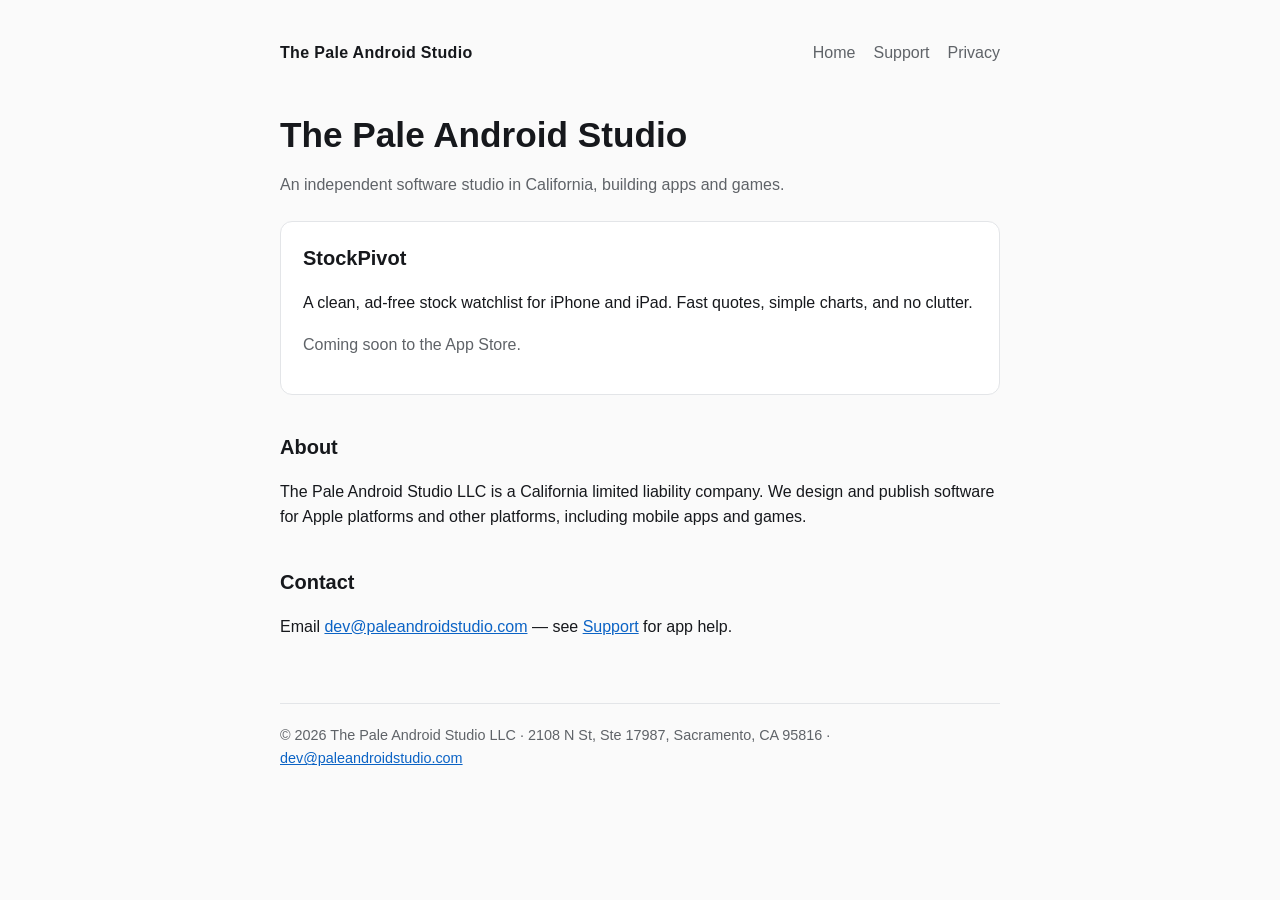
<file: index.html>
<!doctype html><html lang="en"><head><meta charset="utf-8"><meta name="viewport" content="width=device-width,initial-scale=1">
<title>The Pale Android Studio</title><meta name="description" content="The Pale Android Studio LLC is an independent software studio making apps and games."><link rel="stylesheet" href="/style.css"></head><body><div class="wrap">
<header><a class="brand" href="/">The Pale Android Studio</a><nav><a href="/">Home</a><a href="/support">Support</a><a href="/privacy">Privacy</a></nav></header>
<h1>The Pale Android Studio</h1>
<p class="muted">An independent software studio in California, building apps and games.</p>
<div class="card"><h2 style="margin-top:0">StockPivot</h2>
<p>A clean, ad-free stock watchlist for iPhone and iPad. Fast quotes, simple charts, and no clutter.</p>
<p class="muted">Coming soon to the App Store.</p></div>
<h2>About</h2>
<p>The Pale Android Studio LLC is a California limited liability company. We design and publish software for Apple platforms and other platforms, including mobile apps and games.</p>
<h2>Contact</h2>
<p>Email <a href="mailto:dev@paleandroidstudio.com">dev@paleandroidstudio.com</a> &mdash; see <a href="/support">Support</a> for app help.</p>
<footer>&copy; 2026 The Pale Android Studio LLC &middot; 2108 N St, Ste 17987, Sacramento, CA 95816 &middot; <a href="mailto:dev@paleandroidstudio.com">dev@paleandroidstudio.com</a></footer></div></body></html>
</file>
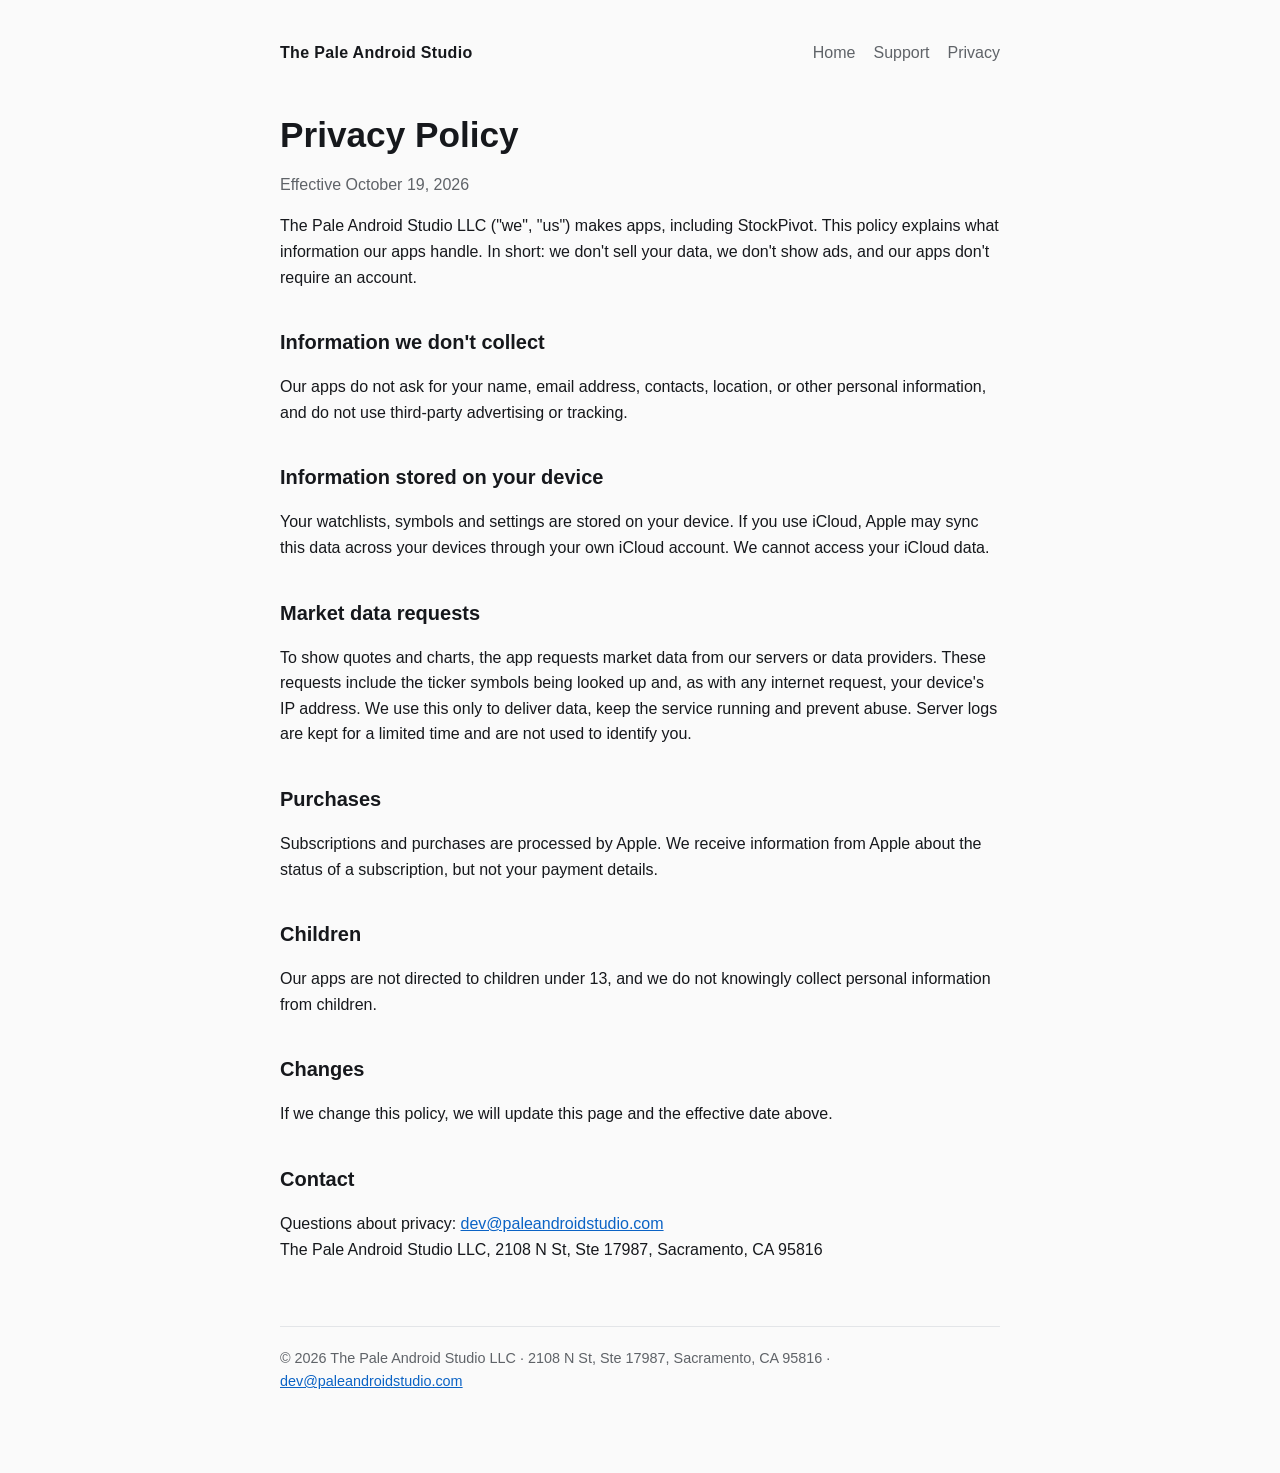
<file: privacy.html>
<!doctype html><html lang="en"><head><meta charset="utf-8"><meta name="viewport" content="width=device-width,initial-scale=1">
<title>Privacy Policy · The Pale Android Studio</title><meta name="description" content="Privacy policy for The Pale Android Studio LLC and its apps."><link rel="stylesheet" href="/style.css"></head><body><div class="wrap">
<header><a class="brand" href="/">The Pale Android Studio</a><nav><a href="/">Home</a><a href="/support">Support</a><a href="/privacy">Privacy</a></nav></header>
<h1>Privacy Policy</h1>
<p class="muted">Effective October 19, 2026</p>
<p>The Pale Android Studio LLC ("we", "us") makes apps, including StockPivot. This policy explains what information our apps handle. In short: we don't sell your data, we don't show ads, and our apps don't require an account.</p>
<h2>Information we don't collect</h2>
<p>Our apps do not ask for your name, email address, contacts, location, or other personal information, and do not use third-party advertising or tracking.</p>
<h2>Information stored on your device</h2>
<p>Your watchlists, symbols and settings are stored on your device. If you use iCloud, Apple may sync this data across your devices through your own iCloud account. We cannot access your iCloud data.</p>
<h2>Market data requests</h2>
<p>To show quotes and charts, the app requests market data from our servers or data providers. These requests include the ticker symbols being looked up and, as with any internet request, your device's IP address. We use this only to deliver data, keep the service running and prevent abuse. Server logs are kept for a limited time and are not used to identify you.</p>
<h2>Purchases</h2>
<p>Subscriptions and purchases are processed by Apple. We receive information from Apple about the status of a subscription, but not your payment details.</p>
<h2>Children</h2>
<p>Our apps are not directed to children under 13, and we do not knowingly collect personal information from children.</p>
<h2>Changes</h2>
<p>If we change this policy, we will update this page and the effective date above.</p>
<h2>Contact</h2>
<p>Questions about privacy: <a href="mailto:dev@paleandroidstudio.com">dev@paleandroidstudio.com</a><br>The Pale Android Studio LLC, 2108 N St, Ste 17987, Sacramento, CA 95816</p>
<footer>&copy; 2026 The Pale Android Studio LLC &middot; 2108 N St, Ste 17987, Sacramento, CA 95816 &middot; <a href="mailto:dev@paleandroidstudio.com">dev@paleandroidstudio.com</a></footer></div></body></html>
</file>
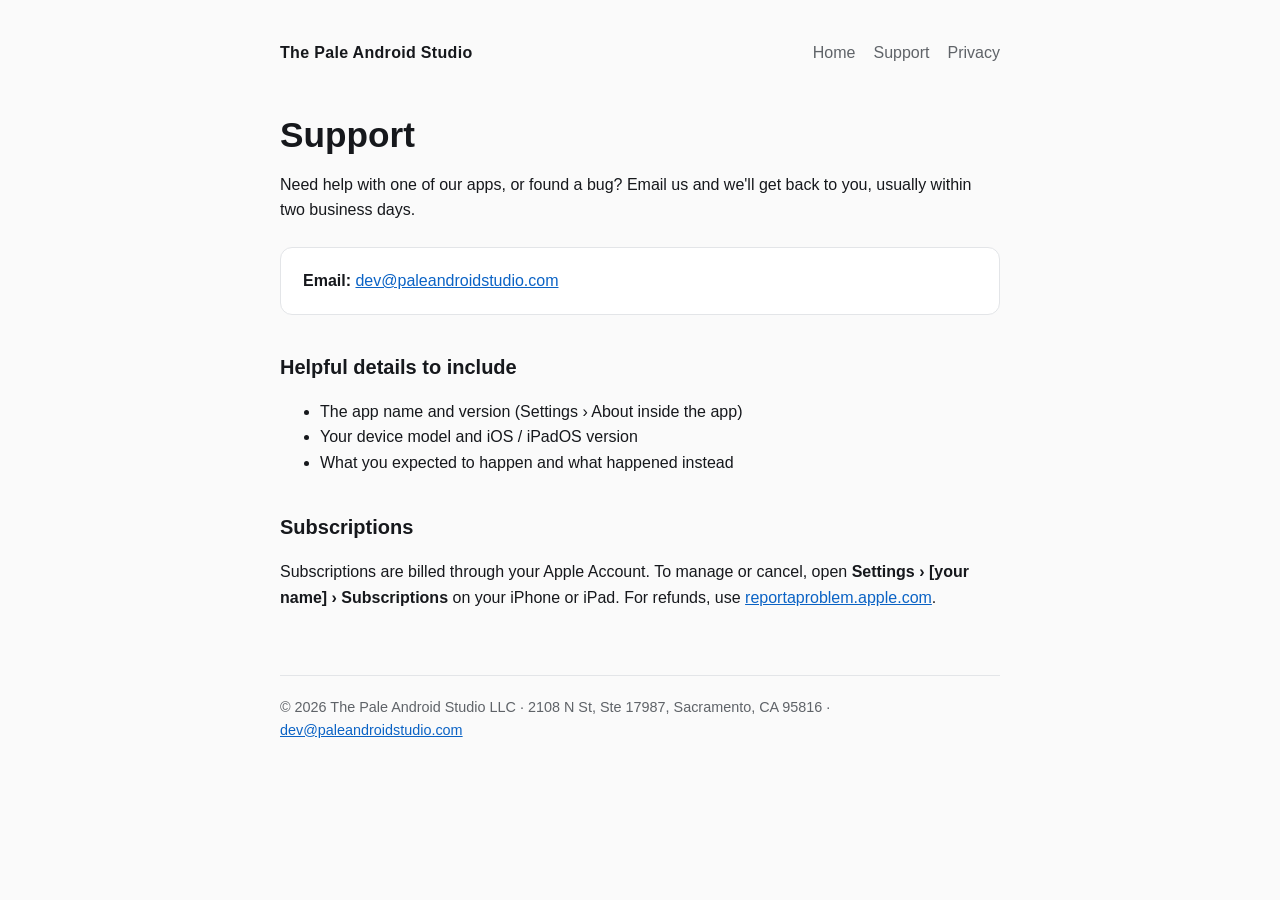
<file: support.html>
<!doctype html><html lang="en"><head><meta charset="utf-8"><meta name="viewport" content="width=device-width,initial-scale=1">
<title>Support · The Pale Android Studio</title><meta name="description" content="Support for apps by The Pale Android Studio LLC."><link rel="stylesheet" href="/style.css"></head><body><div class="wrap">
<header><a class="brand" href="/">The Pale Android Studio</a><nav><a href="/">Home</a><a href="/support">Support</a><a href="/privacy">Privacy</a></nav></header>
<h1>Support</h1>
<p>Need help with one of our apps, or found a bug? Email us and we'll get back to you, usually within two business days.</p>
<div class="card"><p style="margin:0"><strong>Email:</strong> <a href="mailto:dev@paleandroidstudio.com">dev@paleandroidstudio.com</a></p></div>
<h2>Helpful details to include</h2>
<ul><li>The app name and version (Settings &rsaquo; About inside the app)</li><li>Your device model and iOS / iPadOS version</li><li>What you expected to happen and what happened instead</li></ul>
<h2>Subscriptions</h2>
<p>Subscriptions are billed through your Apple Account. To manage or cancel, open <strong>Settings &rsaquo; [your name] &rsaquo; Subscriptions</strong> on your iPhone or iPad. For refunds, use <a href="https://reportaproblem.apple.com">reportaproblem.apple.com</a>.</p>
<footer>&copy; 2026 The Pale Android Studio LLC &middot; 2108 N St, Ste 17987, Sacramento, CA 95816 &middot; <a href="mailto:dev@paleandroidstudio.com">dev@paleandroidstudio.com</a></footer></div></body></html>
</file>
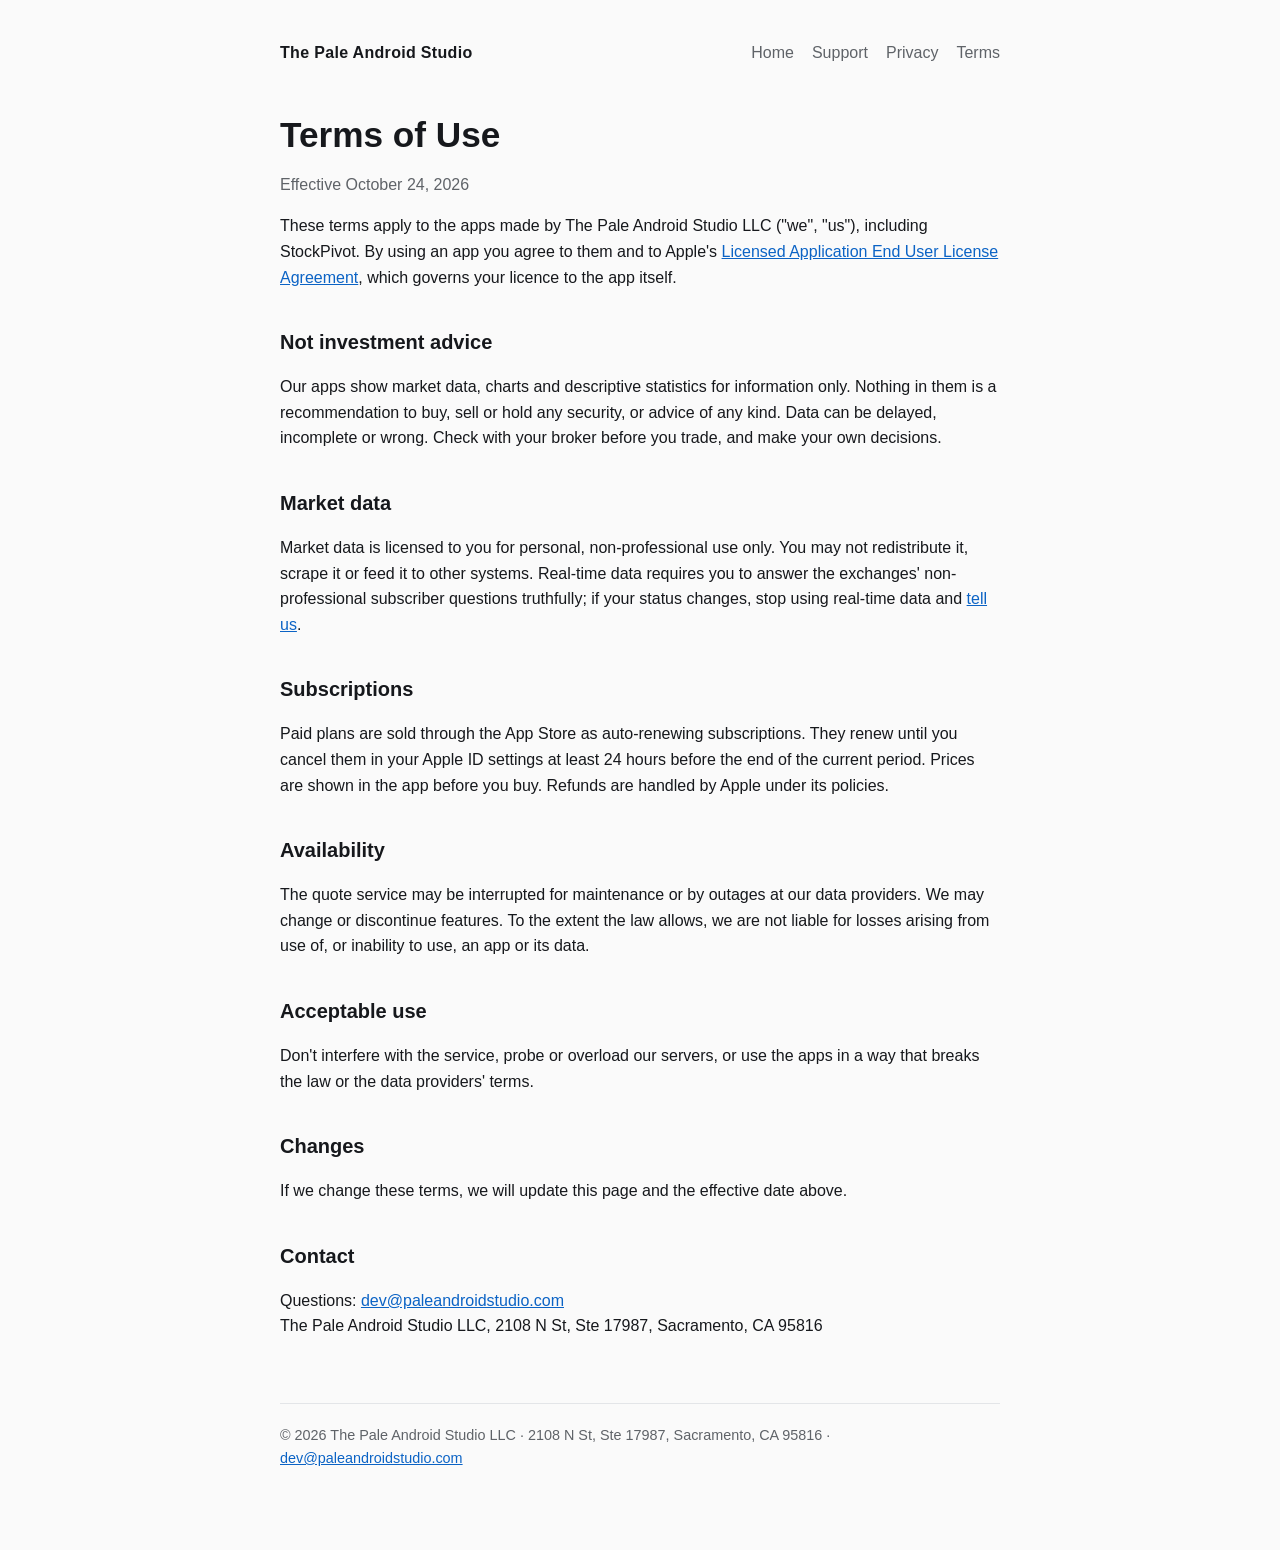
<file: terms.html>
<!doctype html><html lang="en"><head><meta charset="utf-8"><meta name="viewport" content="width=device-width,initial-scale=1">
<title>Terms of Use · The Pale Android Studio</title><meta name="description" content="Terms of use for The Pale Android Studio LLC apps, including StockPivot."><link rel="stylesheet" href="/style.css"></head><body><div class="wrap">
<header><a class="brand" href="/">The Pale Android Studio</a><nav><a href="/">Home</a><a href="/support">Support</a><a href="/privacy">Privacy</a><a href="/terms">Terms</a></nav></header>
<h1>Terms of Use</h1>
<p class="muted">Effective October 24, 2026</p>
<p>These terms apply to the apps made by The Pale Android Studio LLC ("we", "us"), including StockPivot. By using an app you agree to them and to Apple's <a href="https://www.apple.com/legal/internet-services/itunes/dev/stdeula/">Licensed Application End User License Agreement</a>, which governs your licence to the app itself.</p>
<h2>Not investment advice</h2>
<p>Our apps show market data, charts and descriptive statistics for information only. Nothing in them is a recommendation to buy, sell or hold any security, or advice of any kind. Data can be delayed, incomplete or wrong. Check with your broker before you trade, and make your own decisions.</p>
<h2>Market data</h2>
<p>Market data is licensed to you for personal, non-professional use only. You may not redistribute it, scrape it or feed it to other systems. Real-time data requires you to answer the exchanges' non-professional subscriber questions truthfully; if your status changes, stop using real-time data and <a href="/support">tell us</a>.</p>
<h2>Subscriptions</h2>
<p>Paid plans are sold through the App Store as auto-renewing subscriptions. They renew until you cancel them in your Apple ID settings at least 24 hours before the end of the current period. Prices are shown in the app before you buy. Refunds are handled by Apple under its policies.</p>
<h2>Availability</h2>
<p>The quote service may be interrupted for maintenance or by outages at our data providers. We may change or discontinue features. To the extent the law allows, we are not liable for losses arising from use of, or inability to use, an app or its data.</p>
<h2>Acceptable use</h2>
<p>Don't interfere with the service, probe or overload our servers, or use the apps in a way that breaks the law or the data providers' terms.</p>
<h2>Changes</h2>
<p>If we change these terms, we will update this page and the effective date above.</p>
<h2>Contact</h2>
<p>Questions: <a href="mailto:dev@paleandroidstudio.com">dev@paleandroidstudio.com</a><br>The Pale Android Studio LLC, 2108 N St, Ste 17987, Sacramento, CA 95816</p>
<footer>&copy; 2026 The Pale Android Studio LLC &middot; 2108 N St, Ste 17987, Sacramento, CA 95816 &middot; <a href="mailto:dev@paleandroidstudio.com">dev@paleandroidstudio.com</a></footer></div></body></html>
</file>
<file: style.css>
:root{--bg:#0e1013;--fg:#e8e8ea;--muted:#9aa0a6;--accent:#7cc4ff;--card:#171a1f;--line:#262a31}
@media (prefers-color-scheme: light){:root{--bg:#fafafa;--fg:#16181c;--muted:#5f6368;--accent:#0b63c5;--card:#fff;--line:#e3e5e8}}
*{box-sizing:border-box}body{margin:0;background:var(--bg);color:var(--fg);font:16px/1.6 -apple-system,BlinkMacSystemFont,"SF Pro Text","Helvetica Neue",Arial,sans-serif}
.wrap{max-width:760px;margin:0 auto;padding:40px 20px 80px}
header{display:flex;justify-content:space-between;align-items:center;gap:16px;flex-wrap:wrap;margin-bottom:48px}
.brand{font-weight:700;letter-spacing:.02em;color:var(--fg);text-decoration:none}
nav a{color:var(--muted);text-decoration:none;margin-left:18px}nav a:hover{color:var(--accent)}
h1{font-size:2.2rem;line-height:1.2;margin:0 0 12px}h2{font-size:1.25rem;margin:36px 0 8px}
p,li{color:var(--fg)}.muted{color:var(--muted)}a{color:var(--accent)}
.card{background:var(--card);border:1px solid var(--line);border-radius:12px;padding:20px 22px;margin:24px 0}
footer{margin-top:64px;padding-top:20px;border-top:1px solid var(--line);color:var(--muted);font-size:.9rem}
</file>
